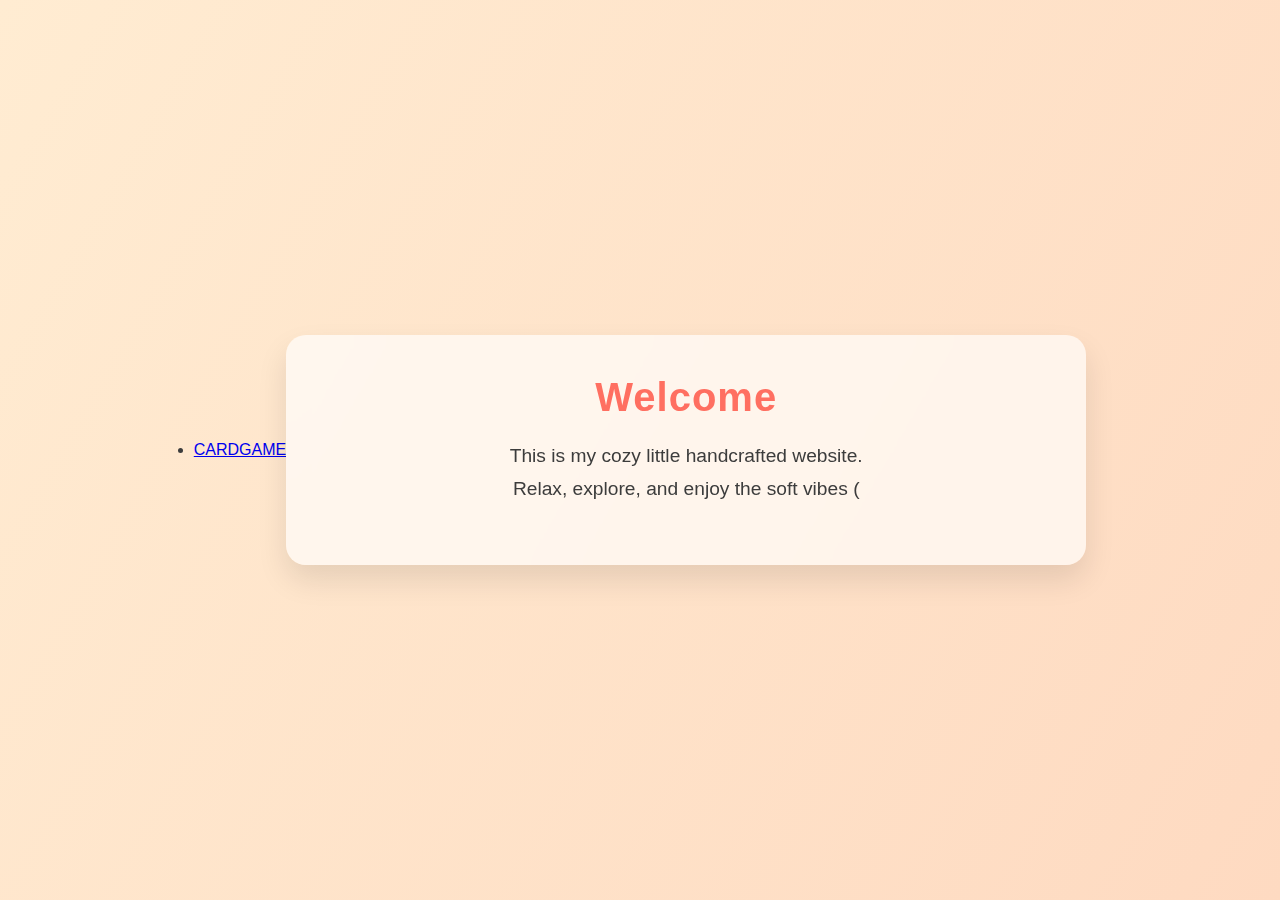
<file: index.html>
<!DOCTYPE html>
<html lang="en">
<head>
  <meta charset="UTF-8">
  <meta name="viewport" content="width=device-width, initial-scale=1.0">
  <title>OPPEN LOBBY</title>
  <link rel="stylesheet" href="index.css">
  <link rel="preconnect" href="https://fonts.googleapis.com">
<link rel="preconnect" href="https://fonts.gstatic.com" crossorigin>
<link href="https://fonts.googleapis.com/css2?family=PT+Sans:ital,wght@0,400;0,700;1,400;1,700&display=swap" rel="stylesheet">
</head>

<body>

  <!-- Navigation -->
  <nav class="navbar">
    <ul>
      <li><a href="cardgame/cardgame.html">CARDGAME</a></li>
    </ul>
  </nav>

  <!-- Main content -->
  <div class="container">
    <h1>Welcome</h1>
    <p>
      This is my cozy little handcrafted website.<br>
      Relax, explore, and enjoy the soft vibes (
    </p>
    
  </div>

</body>
</html>
</file>
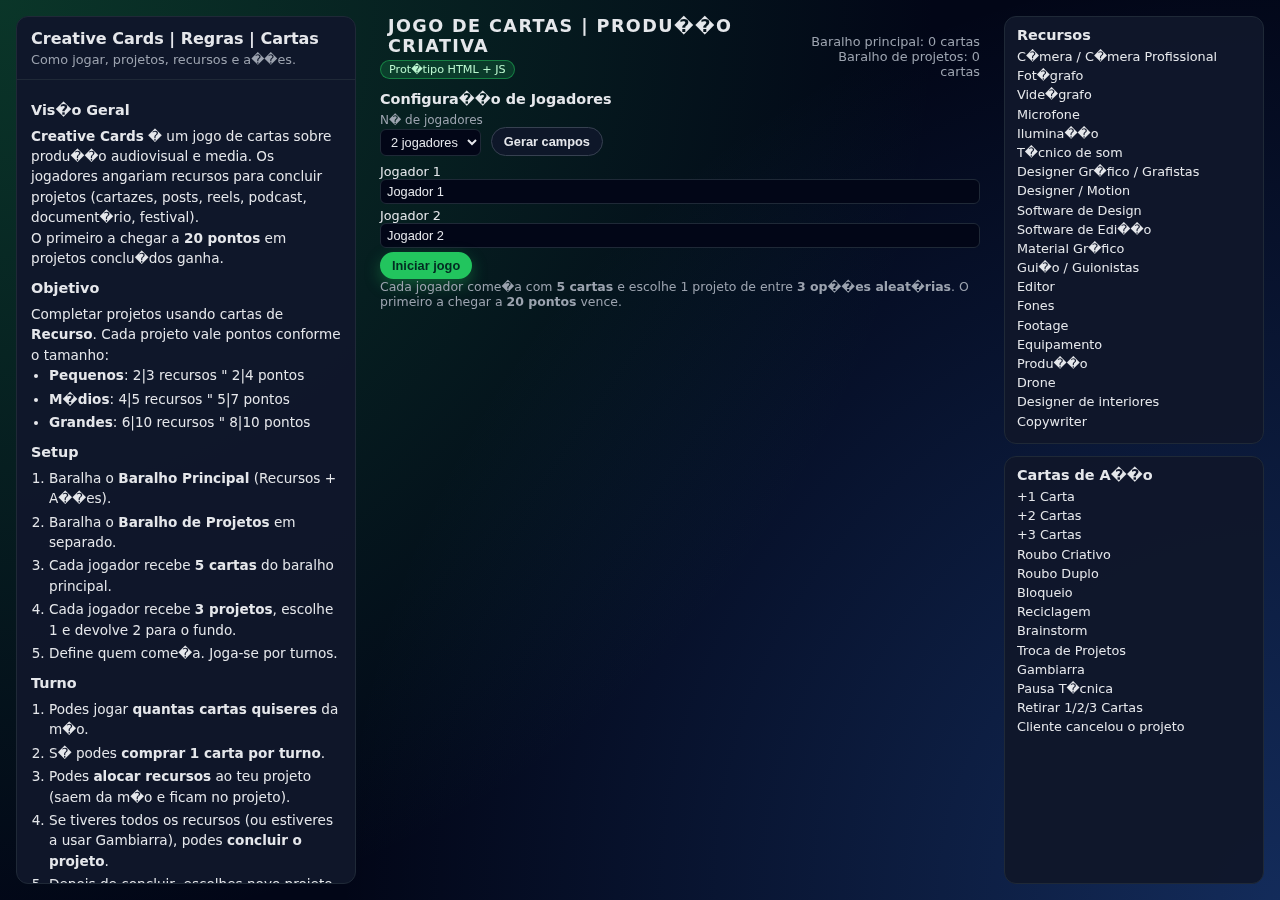
<file: cardgame/cardgame.html>
<!DOCTYPE html>
<html lang="pt">
<head>
  <meta charset="UTF-8" />
  <title>Creative Cards</title>
  <meta name="viewport" content="width=device-width, initial-scale=1" />
  <link rel="stylesheet" href="/cardgame/cardgame.css" />
  <link rel="preconnect" href="https://fonts.googleapis.com">
<link rel="preconnect" href="https://fonts.gstatic.com" crossorigin>
<link href="https://fonts.googleapis.com/css2?family=PT+Sans:ital,wght@0,400;0,700;1,400;1,700&display=swap" rel="stylesheet">
  <script src="cardgame.js" defer></script>
</head>
<body>

  <div class="bg-gradient"></div>

  <!-- LAYOUT 3 COLUNAS -->
  <div class="layout">

    <!-- COLUNA ESQUERDA: INSTRU��ES -->
    <aside class="instructions-panel">
      <div class="instructions-header">
        <h2>Creative Cards | Regras | Cartas</h2>
        <p>Como jogar, projetos, recursos e a��es.</p>
      </div>
      <div class="instructions-body">
        <h3>Vis�o Geral</h3>
        <p>
          <strong>Creative Cards</strong> � um jogo de cartas sobre produ��o audiovisual
          e media. Os jogadores angariam recursos para concluir projetos
          (cartazes, posts, reels, podcast, document�rio, festival).<br>
          O primeiro a chegar a <strong>20 pontos</strong> em projetos conclu�dos ganha.
        </p>

        <h3>Objetivo</h3>
        <p>
          Completar projetos usando cartas de <strong>Recurso</strong>.
          Cada projeto vale pontos conforme o tamanho:
        </p>
        <ul>
          <li><strong>Pequenos</strong>: 2|3 recursos " 2|4 pontos</li>
          <li><strong>M�dios</strong>: 4|5 recursos " 5|7 pontos</li>
          <li><strong>Grandes</strong>: 6|10 recursos " 8|10 pontos</li>
        </ul>

        <h3>Setup</h3>
        <ol>
          <li>Baralha o <strong>Baralho Principal</strong> (Recursos + A��es).</li>
          <li>Baralha o <strong>Baralho de Projetos</strong> em separado.</li>
          <li>Cada jogador recebe <strong>5 cartas</strong> do baralho principal.</li>
          <li>Cada jogador recebe <strong>3 projetos</strong>, escolhe 1 e devolve 2 para o fundo.</li>
          <li>Define quem come�a. Joga-se por turnos.</li>
        </ol>

        <h3>Turno</h3>
        <ol>
          <li>Podes jogar <strong>quantas cartas quiseres</strong> da m�o.</li>
          <li>S� podes <strong>comprar 1 carta por turno</strong>.</li>
          <li>Podes <strong>alocar recursos</strong> ao teu projeto (saem da m�o e ficam no projeto).</li>
          <li>Se tiveres todos os recursos (ou estiveres a usar Gambiarra), podes <strong>concluir o projeto</strong>.</li>
          <li>Depois de concluir, escolhes novo projeto (3 op��es aleat�rias).</li>
        </ol>

        <h3>Trocar 3 cartas iguais</h3>
        <p>
          Uma vez por turno:
        </p>
        <ul>
          <li>Descarta <strong>3 cartas de recurso iguais</strong> da tua m�o;</li>
          <li>Escolhe <strong>1 recurso qualquer</strong> para receber em troca.</li>
        </ul>

        <h3>Cancelamento de Projeto</h3>
        <p>
          Ao tirar a carta <strong>Cliente cancelou o projeto</strong>:
        </p>
        <ul>
          <li>O teu <strong>projeto atual � cancelado</strong> imediatamente;</li>
          <li>Perdes <strong>todos os recursos alocados</strong> nesse projeto;</li>
          <li>N�o ganhas pontos;</li>
          <li>Escolhes um novo projeto para come�ar.</li>
        </ul>

        <h3>Projetos Pequenos</h3>
        <ul>
          <li><strong>Cartaz publicit�rio</strong>Designer Gr�fico, Software de Design, Material Gr�fico</li>
          <li><strong>Post Social Media</strong>Designer Gr�fico, Copywriter, Material Gr�fico</li>
          <li><strong>Reel Instagram</strong>C�mera Profissional, Vide�grafo, Software de Edi��o</li>
          <li><strong>Criar um Logotipo</strong>Designer Gr�fico, Software de Design</li>
          <li><strong>Convite Digital</strong>Designer Gr�fico, Material Gr�fico</li>
          <li><strong>Banner Web</strong>Designer Gr�fico, Software de Design, Copywriter</li>
          <li><strong>Flyer promocional</strong>Designer Gr�fico, Material Gr�fico, Copywriter</li>
          <li><strong>Meme Viral</strong>Copywriter, Material Gr�fico</li>
          <li><strong>Sess��o Fotogr�fica (Pequeno)</strong>C�mera, Fot�grafo, Ilumina��o</li>
        </ul>

        <h3>Projetos M�dios</h3>
        <ul>
          <li><strong>Sess�o Fotogr�fica (M�dia)</strong>C�mera, Fot�grafo, Ilumina��o, Edi��o</li>
          <li><strong>Making Of</strong>C�mera, Vide�grafo, Fot�grafo, Microfone</li>
          <li><strong>Entrevista</strong>C�mera, Microfone, Vide�grafo, Software de Edi��o, Ilumina��o</li>
        </ul>

        <h3>Projetos Grandes</h3>
        <ul>
          <li><strong>Podcast</strong>Microfone, C�mera, Ilumina��o, T�cnico de som, Fones</li>
          <li><strong>Document�rio</strong>C�mera, Vide�grafo, Microfone, Ilumina��o, Copywriter, Software de Edi��o, Designer Gr�fico, Software de Design</li>
          <li><strong>Campanha Publicit�ria</strong>C�mera, Vide�grafo, Ilumina��o, Copywriter, Produ��o, Designer de interiores, T�cnico de som, Microfone, Software de Edi��o</li>
          <li><strong>Festival</strong>C�mera, Fot�grafo, Vide�grafo, Ilumina��o, Drone, Copywriter, Microfone, Software de Edi��o</li>
        </ul>

        <h3>Cartas de A��o</h3>
        <ul>
          <li><strong>+1 Carta</strong>compra 1 carta.</li>
          <li><strong>+2 Cartas</strong>compra 2 cartas.</li>
          <li><strong>+3 Cartas</strong>compra 3 cartas.</li>
          <li><strong>Roubo Criativo</strong>rouba 1 carta aleat�ria.</li>
          <li><strong>Roubo Duplo</strong>rouba 2 cartas aleat�rias.</li>
          <li><strong>Bloqueio</strong>cancela uma a��o contra ti.</li>
          <li><strong>Reciclagem</strong>recupera 1 recurso da pilha de descarte.</li>
          <li><strong>Brainstorm</strong>v� 3 cartas do topo, escolhe 1.</li>
          <li><strong>Troca de Projetos</strong>troca o teu projeto com o de outro jogador.</li>
          <li><strong>Gambiarra</strong>podes faltar a 1 recurso para concluir.</li>
          <li><strong>Pausa T�cnica</strong>alvo n�o pode jogar cartas no pr�ximo turno.</li>
          <li><strong>Retirar 1/2/3 Cartas</strong>alvo descarta cartas aleat�rias.</li>
          <li><strong>Cliente cancelou o projeto</strong>cancela o teu projeto atual.</li>
        </ul>
      </div>
    </aside>

    <!-- COLUNA DO MEIO: JOGO -->
    <div class="game-page">
      <div class="top-bar">
        <div>
          <h1>
            <span class="logo-icon"></span>
            Jogo de Cartas | Produ��o Criativa
          </h1>
          <div class="badge">Prot�tipo HTML + JS</div>
        </div>
        <div class="pile-info">
          <div id="deckInfo">Baralho principal: 0 cartas</div>
          <div id="projectDeckInfo">Baralho de projetos: 0 cartas</div>
        </div>
      </div>

      <!-- SETUP INICIAL -->
      <div id="setupPanel" class="setup-panel">
        <div class="section-title">
          <span>Configura��o de Jogadores</span>
        </div>
        <div class="setup-inline">
          <div class="setup-field">
            <label for="numPlayers">N� de jogadores</label>
            <select id="numPlayers">
              <option value="2">2 jogadores</option>
              <option value="3">3 jogadores</option>
              <option value="4">4 jogadores</option>
            </select>
          </div>
          <button id="generatePlayersBtn" class="secondary">Gerar campos</button>
        </div>
        <div id="playersSetup" class="players-setup"></div>
        <button id="startGameBtn">Iniciar jogo</button>
        <div class="small-text">
          Cada jogador come�a com <strong>5 cartas</strong> e escolhe
          1 projeto de entre <strong>3 op��es aleat�rias</strong>.
          O primeiro a chegar a <strong>20 pontos</strong> vence.
        </div>
      </div>

      <!-- PAINEL DE JOGO -->
      <div id="tablePanel" class="table-panel hidden">
        <div class="board-row">
          <div class="column main-column">
            <div class="section-title">
              <span>Jogador Atual</span>
              <button id="nextTurnBtn" class="secondary">Passar turno</button>
            </div>

            <div id="currentPlayerInfo" class="card"></div>

            <div class="section-title section-title-hand">
              <span>M�o de Cartas</span>
              <span class="small-text">
                Cartas agrupadas por tipo. Clica em a��es para jogar ou aloca recursos ao projeto.
              </span>
            </div>
            <div id="handContainer" class="hand-grid"></div>

            <div class="section-title">
              <span>Projeto em Andamento</span>
            </div>
            <div id="projectContainer"></div>

            <div class="actions-row">
              <button id="drawCardBtn">Comprar carta</button>
              <button id="tryCompleteBtn" class="secondary">Tentar concluir projeto</button>
              <button id="tradeThreeBtn" class="secondary">{Trocar 3 iguais</button>
            </div>

            <div id="winnerBanner" class="winner-banner hidden"></div>
          </div>

          <div class="column side-column">
            <div class="section-title">
              <span>Jogadores | Pontos</span>
            </div>
            <div id="playersOverview" class="player-list"></div>

            <div class="section-title">
              <span>Vista Geral dos Jogadores</span>
            </div>
            <div id="allPlayersPanel" class="all-players-panel"></div>

            <div class="section-title section-title-log">
              <span>�ltimos eventos</span>
            </div>
            <div id="log" class="log"></div>
          </div>
        </div>
      </div>
    </div>

    <!-- COLUNA DIREITA: RECURSOS & A��ES -->
    <aside class="right-sidebar">
      <div class="side-box">
        <h3>Recursos</h3>
        <ul>
          <li>C�mera / C�mera Profissional</li>
          <li>Fot�grafo</li>
          <li>Vide�grafo</li>
          <li>Microfone</li>
          <li>Ilumina��o</li>
          <li>T�cnico de som</li>
      
<li> Designer Gr�fico / Grafistas</li>
          <li>Designer / Motion</li>
          <li>Software de Design</li>
          <li>Software de Edi��o</li>
          <li>Material Gr�fico</li>
          <li>Gui�o / Guionistas</li>
          
<li>Editor</li>
          <li>Fones</li>
          <li>Footage</li>
          <li>Equipamento</li>
          <li>Produ��o</li>
          <li>Drone</li>
          <li>Designer de interiores</li>
          <li>
<li>Copywriter</li>
        </ul>
      </div>

      <div class="side-box">
        <h3>Cartas de A��o</h3>
        <ul>
          <li>+1 Carta</li>
          <li>+2 Cartas</li>
          <li>+3 Cartas</li>
          <li>Roubo Criativo</li>
          <li>Roubo Duplo</li>
          <li>Bloqueio</li>
          <li>Reciclagem</li>
          <li>Brainstorm</li>
          <li>Troca de Projetos</li>
          <li>Gambiarra</li>
          <li>Pausa T�cnica</li>
          <li>Retirar 1/2/3 Cartas</li>
          <li>Cliente cancelou o projeto</li>
        </ul>
      </div>
    </aside>

  </div>
</body>
</html>
</file>
<file: index.css>
/* Global Reset */
* {
  margin: 0;
  padding: 0;
  box-sizing: border-box;
}

/* Base Palette */
:root {
  --bg1: #ffecd2;
  --bg2: #fcb69f;
  --accent: #ff6f61;
  --dark: #3c3c3c;
  --light: #ffffff;
}

/* Background with animated gradient */
body {
  font-family: 'Poppins', sans-serif;
  min-height: 100vh;
  background: linear-gradient(120deg, var(--bg1), var(--bg2));
  background-size: 300% 300%;
  animation: bg-flow 15s ease infinite;
  display: flex;
  justify-content: center;
  align-items: center;
  color: var(--dark);
}

@keyframes bg-flow {
  0% { background-position: 0% 50%; }
  50% { background-position: 100% 50%; }
  100% { background-position: 0% 50%; }
}

/* Center container card */
.container {
  background: rgba(255, 255, 255, 0.65);
  backdrop-filter: blur(10px);
  border-radius: 20px;
  padding: 40px 50px;
  width: 80%;
  max-width: 800px;
  text-align: center;
  box-shadow: 0 15px 30px rgba(0,0,0,0.1);
  animation: float 6s ease-in-out infinite;
}

@keyframes float {
  0% { transform: translateY(0); }
  50% { transform: translateY(-10px); }
  100% { transform: translateY(0); }
}

/* Title styling */
h1 {
  font-size: 2.5rem;
  font-weight: 600;
  color: var(--accent);
  margin-bottom: 20px;
  letter-spacing: 1px;
}

/* Paragraph styling */
p {
  font-size: 1.2rem;
  line-height: 1.7;
  margin-bottom: 20px;
}

/* Button */
button {
  padding: 12px 25px;
  border-radius: 30px;
  border: none;
  background: var(--accent);
  color: var(--light);
  font-size: 1rem;
  cursor: pointer;
  transition: transform 0.2s, box-shadow 0.2s;
  letter-spacing: .5px;
}

button:hover {
  transform: translateY(-3px);
  box-shadow: 0 10px 15px rgba(0,0,0,0.2);
}
.pt-sans-regular {
  font-family: "PT Sans", sans-serif;
  font-weight: 400;
  font-style: normal;
}

.pt-sans-bold {
  font-family: "PT Sans", sans-serif;
  font-weight: 700;
  font-style: normal;
}

.pt-sans-regular-italic {
  font-family: "PT Sans", sans-serif;
  font-weight: 400;
  font-style: italic;
}

.pt-sans-bold-italic {
  font-family: "PT Sans", sans-serif;
  font-weight: 700;
  font-style: italic;
}
</file>
<file: cardgame/cardgame.css>
/* RESET & BASE */
* {
  margin: 0;
  padding: 0;
  box-sizing: border-box;
}

html, body {
  height: 100%;
}

body {
  font-family: system-ui, -apple-system, BlinkMacSystemFont, "Segoe UI", sans-serif;
  background: #020617;
  color: #e5e7eb;
}

/* FUNDO */
.bg-gradient {
  position: fixed;
  inset: 0;
  background:
    radial-gradient(circle at top left, rgba(34, 197, 94, 0.25), transparent 60%),
    radial-gradient(circle at bottom right, rgba(59, 130, 246, 0.3), transparent 60%),
    #020617;
  z-index: -1;
}

/* LAYOUT 3 COLUNAS */
.layout {
  min-height: 100vh;
  display: grid;
  grid-template-columns: 340px minmax(0, 1fr) 260px;
  gap: 16px;
  padding: 16px;
}

/* COLUNA ESQUERDA: INSTRU��ES */
.instructions-panel {
  background: rgba(15,23,42,0.97);
  border-radius: 12px;
  border: 1px solid #1f2937;
  display: flex;
  flex-direction: column;
  max-height: calc(100vh - 32px);
}

.instructions-header {
  padding: 12px 14px;
  border-bottom: 1px solid #1f2937;
}

.instructions-header h2 {
  font-size: 1rem;
  font-weight: 600;
}

.instructions-header p {
  font-size: 0.8rem;
  color: #9ca3af;
  margin-top: 4px;
}

.instructions-body {
  padding: 10px 14px 14px;
  overflow-y: auto;
  font-size: 0.85rem;
  line-height: 1.5;
}

.instructions-body h3 {
  margin-top: 10px;
  margin-bottom: 4px;
  font-size: 0.9rem;
}

.instructions-body h4 {
  margin-top: 8px;
  margin-bottom: 4px;
  font-size: 0.85rem;
  color: #cbd5e1;
}

.instructions-body ul,
.instructions-body ol {
  margin-left: 18px;
  margin-bottom: 6px;
}

.instructions-body li + li {
  margin-top: 3px;
}

.instructions-body::-webkit-scrollbar {
  width: 6px;
}
.instructions-body::-webkit-scrollbar-thumb {
  background: #374151;
  border-radius: 999px;
}

/* COLUNA DIREITA: RECURSOS & A��ES */
.right-sidebar {
  display: flex;
  flex-direction: column;
  gap: 12px;
  max-height: calc(100vh - 32px);
}

.side-box {
  flex: 1;
  min-height: 0;
  background: rgba(15,23,42,0.97);
  border-radius: 12px;
  border: 1px solid #1f2937;
  padding: 10px 12px;
  display: flex;
  flex-direction: column;
}

.side-box h3 {
  font-size: 0.9rem;
  margin-bottom: 4px;
}

.side-box ul {
  list-style: none;
  font-size: 0.8rem;
  line-height: 1.5;
  overflow-y: auto;
  padding-right: 4px;
}

.side-box ul::-webkit-scrollbar {
  width: 5px;
}
.side-box ul::-webkit-scrollbar-thumb {
  background: #374151;
  border-radius: 999px;
}

/* COLUNA DO MEIO: JOGO */
.game-page {
  min-height: calc(100vh - 32px);
  padding: 0 8px;
  display: flex;
  flex-direction: column;
}

/* TOP BAR DO JOGO */
.top-bar {
  display: flex;
  justify-content: space-between;
  align-items: flex-end;
  margin-bottom: 12px;
}

.top-bar h1 {
  font-size: 1.1rem;
  letter-spacing: 0.08em;
  text-transform: uppercase;
  display: flex;
  align-items: center;
  gap: 8px;
}

.logo-icon {
  font-size: 1.4rem;
}

.badge {
  display: inline-block;
  margin-top: 4px;
  font-size: 0.7rem;
  padding: 2px 8px;
  border-radius: 999px;
  background: rgba(34,197,94,0.18);
  border: 1px solid rgba(34,197,94,0.5);
  color: #bbf7d0;
}

.pile-info {
  font-size: 0.8rem;
  text-align: right;
  color: #9ca3af;
}

/* SETUP & TABELA */
.setup-panel,
.table-panel {
  margin-bottom: 12px;
}

.section-title {
  display: flex;
  justify-content: space-between;
  align-items: baseline;
  margin-bottom: 6px;
}

.section-title span {
  font-size: 0.9rem;
  font-weight: 600;
}

.section-title-hand span:first-child {
  font-size: 0.9rem;
}

.setup-inline {
  display: flex;
  gap: 8px;
  align-items: flex-end;
  margin-bottom: 8px;
}

.setup-field label {
  font-size: 0.75rem;
  display: block;
  margin-bottom: 2px;
  color: #9ca3af;
}

.setup-field select {
  font-size: 0.8rem;
  padding: 4px 6px;
  border-radius: 6px;
  border: 1px solid #1f2937;
  background: #020617;
  color: #e5e7eb;
}

.players-setup > div {
  margin-bottom: 4px;
}

.players-setup label {
  font-size: 0.8rem;
  display: block;
}

.players-setup input {
  width: 100%;
  font-size: 0.8rem;
  padding: 4px 6px;
  border-radius: 6px;
  border: 1px solid #1f2937;
  background: #020617;
  color: #e5e7eb;
}

.small-text {
  font-size: 0.78rem;
  color: #9ca3af;
}

/* BOT�ES */
button {
  border: none;
  border-radius: 999px;
  font-size: 0.8rem;
  padding: 6px 12px;
  cursor: pointer;
  background: #22c55e;
  color: #022c22;
  font-weight: 600;
  box-shadow: 0 6px 16px rgba(34,197,94,0.35);
}

button.secondary {
  background: rgba(15,23,42,0.95);
  color: #e5e7eb;
  border: 1px solid #374151;
  box-shadow: none;
}

button:disabled {
  opacity: 0.5;
  cursor: default;
  box-shadow: none;
}

/* LAYOUT INTERNO DO BOARD */
.board-row {
  display: grid;
  grid-template-columns: minmax(0, 1.6fr) minmax(0, 1.2fr);
  gap: 12px;
}

.column {
  display: flex;
  flex-direction: column;
  gap: 8px;
}

/* CART�ES GEN�RICOS */
.card,
.project-card,
.player-board {
  background: rgba(15,23,42,0.95);
  border-radius: 12px;
  border: 1px solid #1f2937;
  padding: 10px 12px;
}

.card-header {
  display: flex;
  justify-content: space-between;
  align-items: flex-start;
}

.hand-grid {
  display: grid;
  grid-template-columns: repeat(auto-fit, minmax(180px, 1fr));
  gap: 8px;
  margin-bottom: 8px;
}

.card {
  position: relative;
  font-size: 0.8rem;
}

.card-type {
  font-size: 0.7rem;
  padding: 2px 6px;
  border-radius: 999px;
  border: 1px solid #1f2937;
}

.type-recurso {
  background: rgba(59,130,246,0.16);
  color: #bfdbfe;
  border-color: rgba(59,130,246,0.6);
}

.type-acao {
  background: rgba(244,114,182,0.16);
  color: #f9a8d4;
  border-color: rgba(244,114,182,0.5);
}

.card-count {
  position: absolute;
  top: 6px;
  right: 8px;
  font-size: 0.7rem;
  background: rgba(15,23,42,0.96);
  padding: 1px 6px;
  border-radius: 999px;
  border: 1px solid #374151;
}

/* PROJETO ATUAL */
.project-card .resource-list {
  list-style: none;
  font-size: 0.75rem;
  margin-top: 4px;
}

.resource-list li {
  padding: 1px 0;
}

.resource-list li.allocated {
  text-decoration: line-through;
  color: #4ade80;
}

.project-pill {
  font-size: 0.7rem;
  padding: 2px 6px;
  border-radius: 999px;
  border: 1px solid #374151;
  background: rgba(15,23,42,0.9);
}

.project-points {
  font-size: 0.8rem;
  margin-top: 2px;
  color: #facc15;
}

/* A��ES EM BAIXO */
.actions-row {
  margin-top: 6px;
  display: flex;
  flex-wrap: wrap;
  gap: 6px;
}

/* OVERVIEW DE JOGADORES */
.player-list {
  display: flex;
  flex-wrap: wrap;
  gap: 6px;
  font-size: 0.8rem;
}

.player-chip {
  padding: 4px 8px;
  border-radius: 999px;
  background: rgba(15,23,42,0.95);
  border: 1px solid #1f2937;
}

.player-chip.current {
  border-color: #22c55e;
}

.player-chip .points {
  color: #facc15;
  margin-left: 4px;
}

/* PAINEL TODOS OS JOGADORES */
.all-players-panel {
  display: grid;
  grid-template-columns: repeat(auto-fit, minmax(180px,1fr));
  gap: 8px;
}

.player-board-header {
  display: flex;
  justify-content: space-between;
  font-size: 0.8rem;
  margin-bottom: 4px;
}

.player-board.current {
  border-color: #22c55e;
}

.player-board-section-title {
  font-size: 0.75rem;
  margin-top: 4px;
  margin-bottom: 2px;
  color: #9ca3af;
}

.player-board-tags {
  display: flex;
  flex-wrap: wrap;
  gap: 4px;
}

.tag-chip {
  font-size: 0.7rem;
  padding: 2px 6px;
  border-radius: 999px;
  background: #020617;
  border: 1px solid #1f2937;
}

.tag-chip.resource {
  border-color: rgba(59,130,246,0.6);
}
.tag-chip.action {
  border-color: rgba(244,114,182,0.6);
}

/* LOG */
.log {
  max-height: 200px;
  overflow-y: auto;
  font-size: 0.75rem;
  padding-right: 4px;
}

.log-entry {
  padding: 3px 0;
  border-bottom: 1px dashed #1f2937;
}

.log-entry .tag {
  display: inline-block;
  font-size: 0.65rem;
  padding: 1px 5px;
  margin-right: 4px;
  border-radius: 999px;
  background: rgba(15,23,42,0.95);
  border: 1px solid #1f2937;
}

/* WINNER */
.winner-banner {
  margin-top: 6px;
  font-size: 0.9rem;
  font-weight: 600;
  color: #facc15;
}

/* UTIL */
.hidden {
  display: none;
}

/* RESPONSIVE SIMPLES */
@media (max-width: 1100px) {
  .layout {
    grid-template-columns: 1fr;
  }

  .right-sidebar {
    flex-direction: row;
    max-height: none;
  }

  .side-box {
    flex: 1;
  }
.pt-sans-regular {
  font-family: "PT Sans", sans-serif;
  font-weight: 400;
  font-style: normal;
}

.pt-sans-bold {
  font-family: "PT Sans", sans-serif;
  font-weight: 700;
  font-style: normal;
}

.pt-sans-regular-italic {
  font-family: "PT Sans", sans-serif;
  font-weight: 400;
  font-style: italic;
}

.pt-sans-bold-italic {
  font-family: "PT Sans", sans-serif;
  font-weight: 700;
  font-style: italic;
}
  }
</file>
